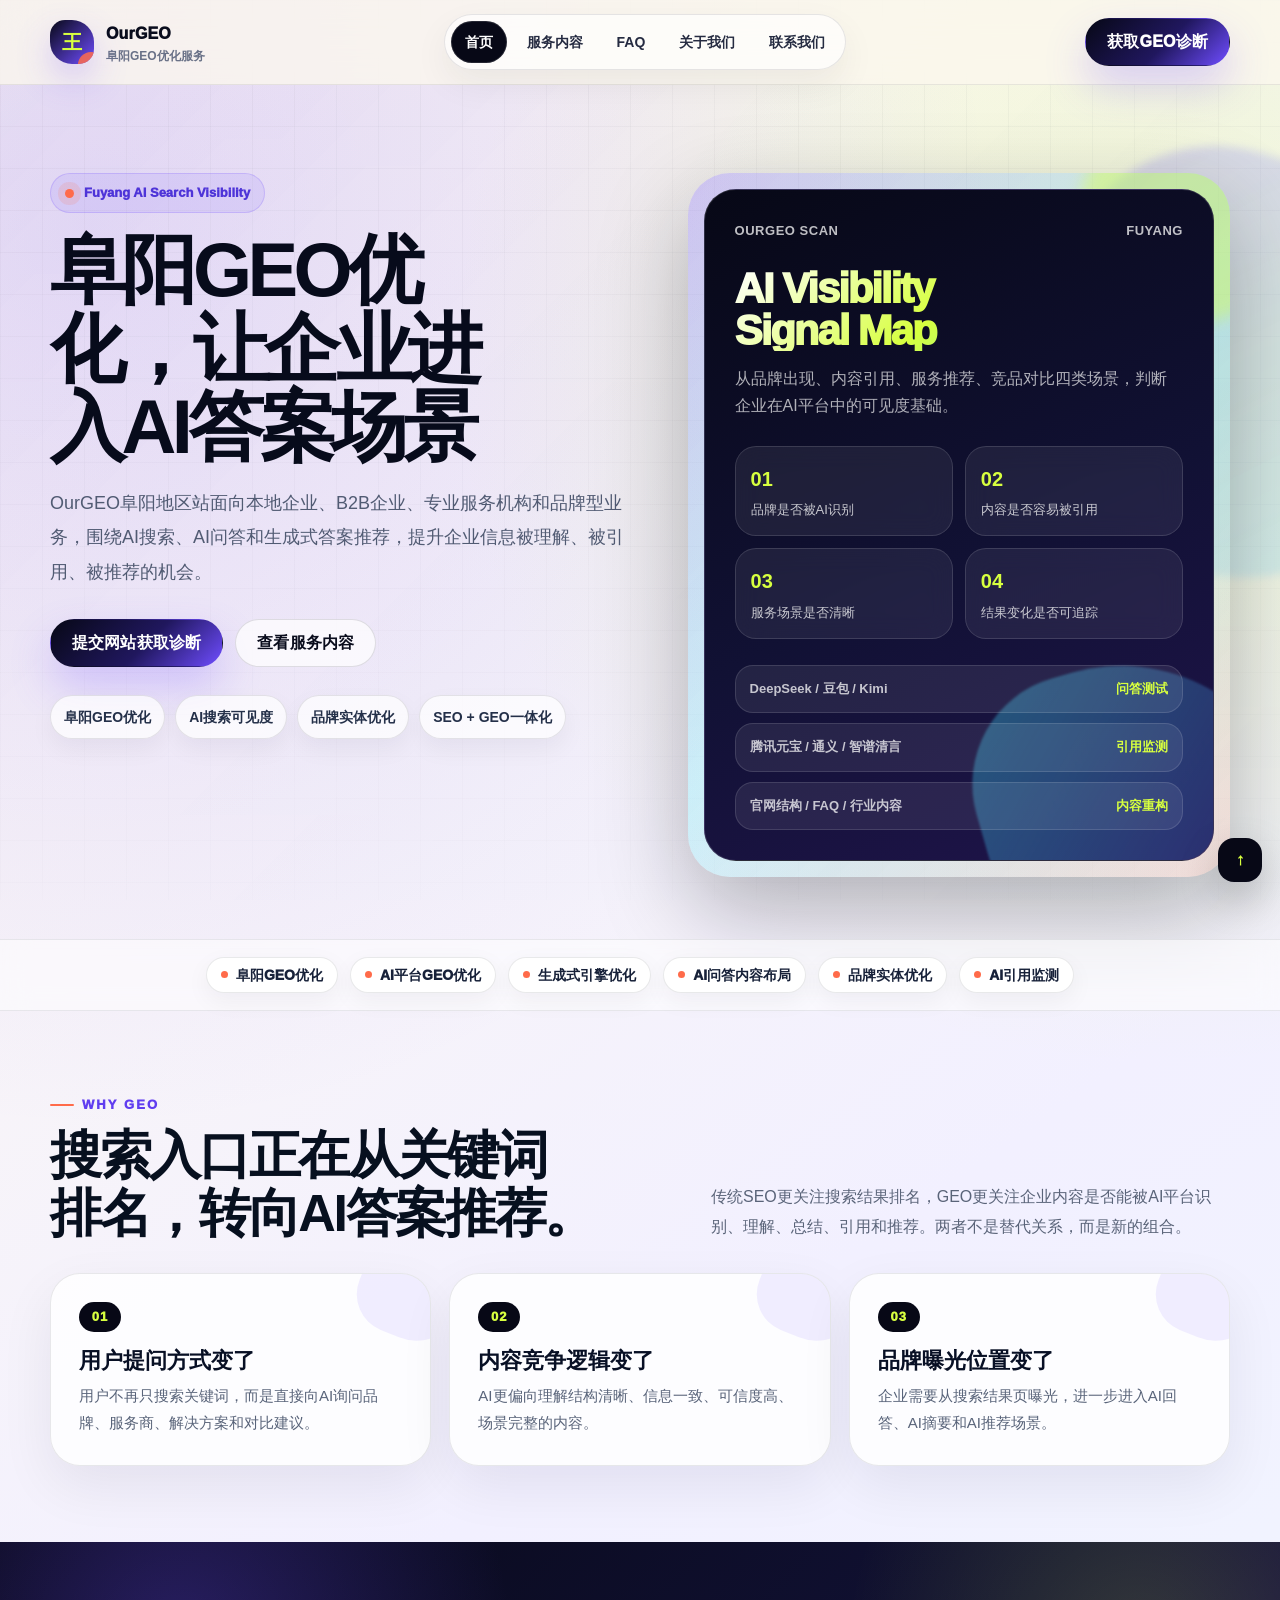
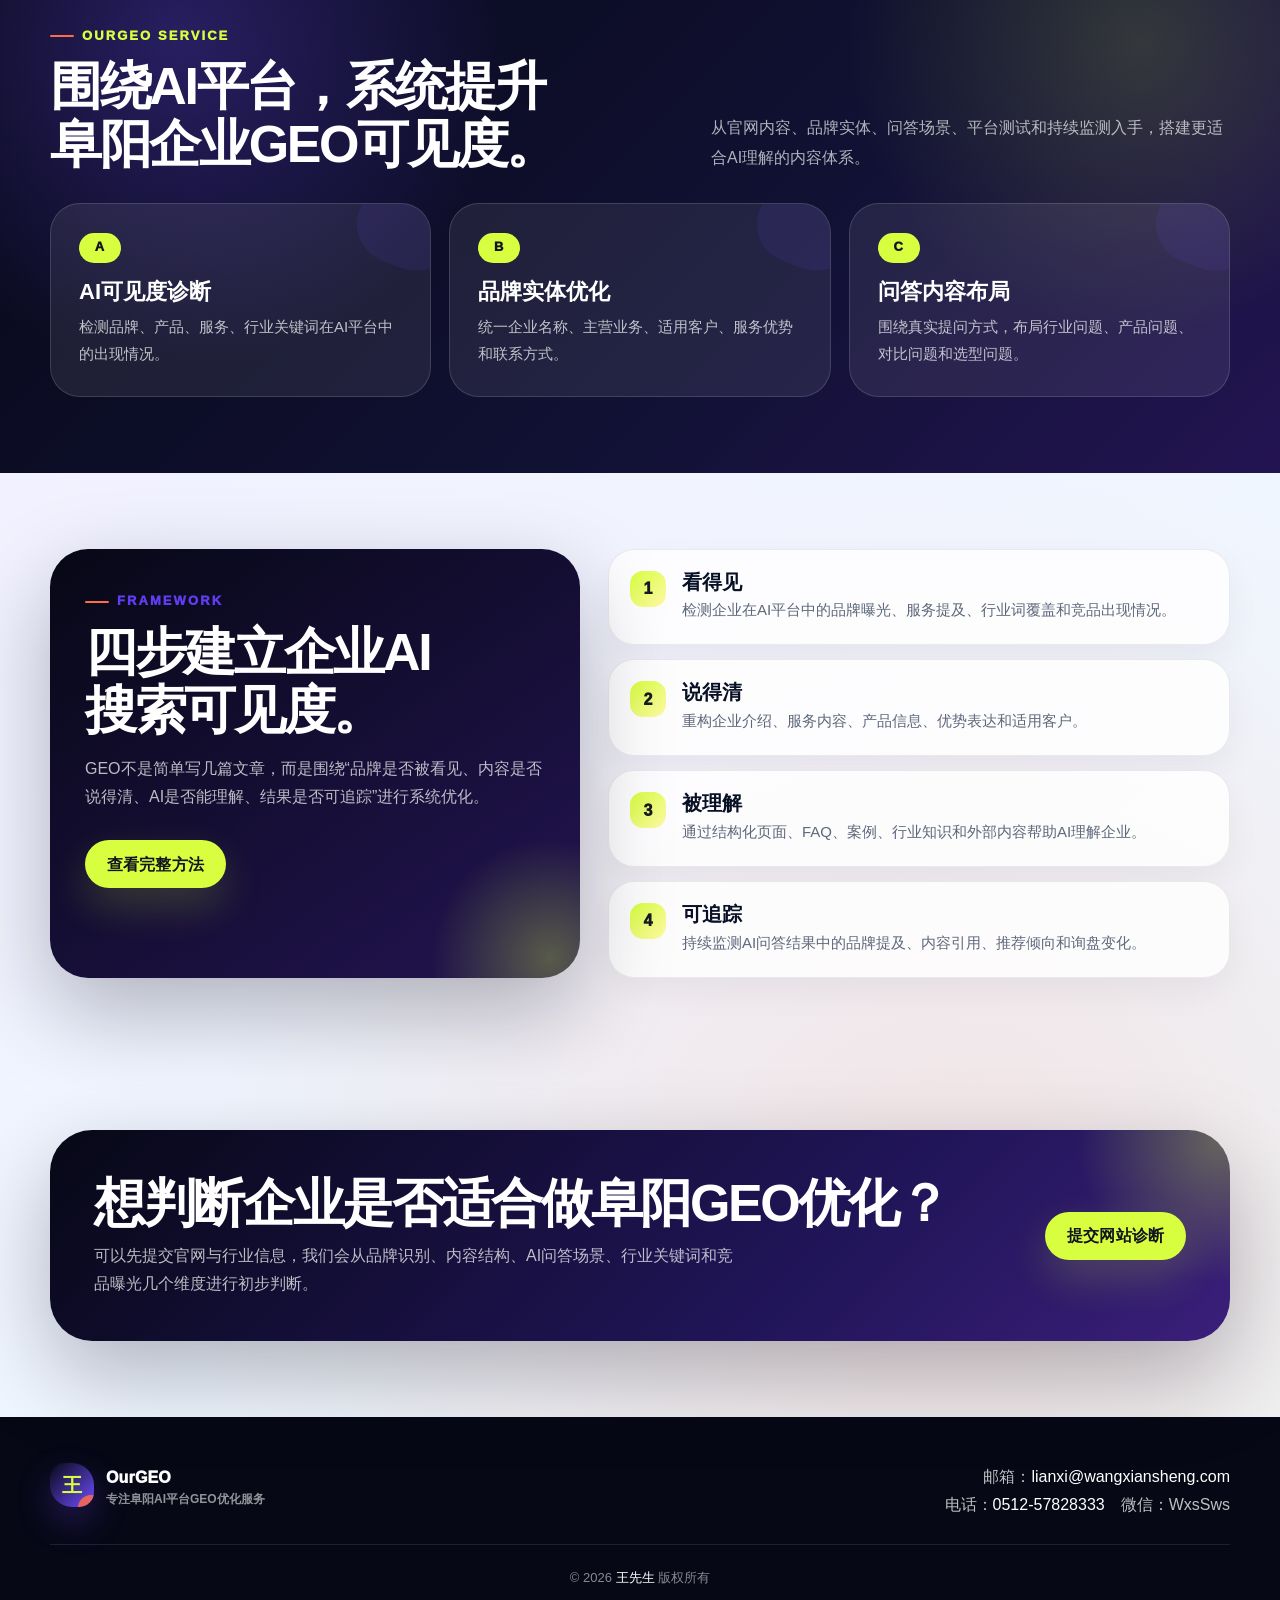
<file: index.html>
<!DOCTYPE html>
<html lang="zh-CN">
<head>
  <meta charset="UTF-8">
  <meta name="viewport" content="width=device-width, initial-scale=1.0, maximum-scale=1.0">
  <title>阜阳GEO优化｜OurGEO阜阳地区站｜AI平台GEO优化服务</title>
  <meta name="description" content="OurGEO阜阳地区站面向阜阳企业提供GEO优化、AI搜索优化、生成式引擎优化、品牌实体优化、AI问答内容布局与AI引用监测服务。">
  <meta name="keywords" content="阜阳GEO优化,阜阳AI搜索优化,阜阳生成式引擎优化,阜阳AI平台GEO优化,OurGEO,AI搜索可见度诊断,品牌实体优化,AI问答内容布局">
  <meta name="robots" content="index,follow,max-image-preview:large,max-snippet:-1,max-video-preview:-1">
  <meta name="author" content="OurGEO">
  <meta name="publisher" content="OurGEO">
  <meta name="theme-color" content="#070816">
  <meta name="format-detection" content="telephone=yes">
  <meta name="application-name" content="OurGEO阜阳地区站">
  <meta name="geo.region" content="CN-AH">
  <meta name="geo.placename" content="阜阳">
  <meta name="geo.service" content="Generative Engine Optimization">
  <meta name="ai-search-optimization" content="true">
  <meta name="generative-engine-optimization" content="true">
  <link rel="canonical" href="https://www.fuyanggeo.com/">
  <meta property="og:type" content="website">
  <meta property="og:title" content="阜阳GEO优化｜OurGEO阜阳地区站｜AI平台GEO优化服务">
  <meta property="og:description" content="OurGEO阜阳地区站面向阜阳企业提供GEO优化、AI搜索优化、生成式引擎优化、品牌实体优化、AI问答内容布局与AI引用监测服务。">
  <meta property="og:url" content="https://www.fuyanggeo.com/">
  <meta property="og:site_name" content="OurGEO阜阳地区站">
  <meta property="og:locale" content="zh_CN">
  <link rel="stylesheet" href="assets/css/main.css">
  <script type="application/ld+json">{
  "@context": "https://schema.org",
  "@graph": [
    {
      "@type": "ProfessionalService",
      "@id": "https://www.fuyanggeo.com/#organization",
      "name": "OurGEO阜阳地区站",
      "alternateName": [
        "阜阳GEO优化",
        "阜阳AI搜索优化",
        "OurGEO Fuyang"
      ],
      "url": "https://www.fuyanggeo.com/",
      "description": "OurGEO阜阳地区站面向阜阳企业提供GEO优化、AI搜索优化、品牌实体优化、AI问答内容布局与AI引用监测服务。",
      "foundingDate": "2023-12-01",
      "sameAs": [
        "https://www.ourgeo.com.cn/"
      ],
      "telephone": "0512-57828333",
      "email": "lianxi@wangxiansheng.com",
      "areaServed": {
        "@type": "AdministrativeArea",
        "name": "安徽省阜阳市"
      },
      "serviceType": [
        "阜阳GEO优化",
        "阜阳AI平台GEO优化",
        "阜阳生成式引擎优化",
        "AI搜索可见度诊断",
        "品牌实体优化",
        "AI问答内容布局",
        "AI引用监测"
      ],
      "knowsAbout": [
        "Generative Engine Optimization",
        "AI Search Optimization",
        "Answer Engine Optimization",
        "阜阳GEO优化",
        "品牌实体优化",
        "SEO与GEO一体化"
      ]
    }
  ]
}</script>
</head>
<body>
<div class="site-shell" id="top">
  <header class="topbar">
    <div class="container nav">
      <a class="brand" href="https://www.ourgeo.com.cn/" target="_blank" rel="noopener" aria-label="OurGEO阜阳地区站首页">
        <span class="brand-mark">王</span>
        <span>OurGEO<small>阜阳GEO优化服务</small></span>
      </a>
      <nav class="nav-links" data-nav><a href="https://www.fuyanggeo.com/" class="active">首页</a><a href="https://www.fuyanggeo.com/services.html" class="">服务内容</a><a href="https://www.fuyanggeo.com/faq.html" class="">FAQ</a><a href="https://www.fuyanggeo.com/about.html" class="">关于我们</a><a href="https://www.fuyanggeo.com/contact.html" class="">联系我们</a></nav>
      <div class="nav-cta">
        <a class="btn btn-primary" href="https://www.fuyanggeo.com/contact.html">获取GEO诊断</a>
        <button class="menu-btn" type="button" data-menu aria-label="打开菜单">☰</button>
      </div>
    </div>
  </header>

  <main>
    <section class="hero">
      <div class="container hero-grid">
        <div>
          <span class="kicker">Fuyang AI Search Visibility</span>
          <h1>阜阳GEO优化，让企业进入AI答案场景</h1>
          <p class="lead">OurGEO阜阳地区站面向本地企业、B2B企业、专业服务机构和品牌型业务，围绕AI搜索、AI问答和生成式答案推荐，提升企业信息被理解、被引用、被推荐的机会。</p>
          <div class="hero-actions">
            <a class="btn btn-primary" href="https://www.fuyanggeo.com/contact.html">提交网站获取诊断</a>
            <a class="btn btn-ghost" href="https://www.fuyanggeo.com/services.html">查看服务内容</a>
          </div>
          <div class="hero-tags">
            <span class="tag">阜阳GEO优化</span>
            <span class="tag">AI搜索可见度</span>
            <span class="tag">品牌实体优化</span>
            <span class="tag">SEO + GEO一体化</span>
          </div>
        </div>
        <div class="hero-card">
          <div class="ai-panel">
            <div class="panel-top"><span>OurGEO Scan</span><span>Fuyang</span></div>
            <div>
              <div class="scan-title">AI Visibility<br>Signal Map</div>
              <p class="scan-copy">从品牌出现、内容引用、服务推荐、竞品对比四类场景，判断企业在AI平台中的可见度基础。</p>
            </div>
            <div class="signal-grid">
              <div class="signal"><strong>01</strong><span>品牌是否被AI识别</span></div>
              <div class="signal"><strong>02</strong><span>内容是否容易被引用</span></div>
              <div class="signal"><strong>03</strong><span>服务场景是否清晰</span></div>
              <div class="signal"><strong>04</strong><span>结果变化是否可追踪</span></div>
            </div>
            <div class="platform-rail">
              <div class="rail-item"><span>DeepSeek / 豆包 / Kimi</span><span>问答测试</span></div>
              <div class="rail-item"><span>腾讯元宝 / 通义 / 智谱清言</span><span>引用监测</span></div>
              <div class="rail-item"><span>官网结构 / FAQ / 行业内容</span><span>内容重构</span></div>
            </div>
          </div>
        </div>
      </div>
    </section>

    <section class="keyword-band" aria-label="核心服务关键词">
      <div class="container">
        <div class="keyword-list">
          <span>阜阳GEO优化</span>
          <span>AI平台GEO优化</span>
          <span>生成式引擎优化</span>
          <span>AI问答内容布局</span>
          <span>品牌实体优化</span>
          <span>AI引用监测</span>
        </div>
      </div>
    </section>

    <section class="section">
      <div class="container">
        <div class="section-head">
          <div><div class="eyebrow">WHY GEO</div><h2>搜索入口正在从关键词排名，转向AI答案推荐。</h2></div>
          <p class="section-desc">传统SEO更关注搜索结果排名，GEO更关注企业内容是否能被AI平台识别、理解、总结、引用和推荐。两者不是替代关系，而是新的组合。</p>
        </div>
        <div class="grid-3">
          <div class="card"><b class="num">01</b><h3>用户提问方式变了</h3><p>用户不再只搜索关键词，而是直接向AI询问品牌、服务商、解决方案和对比建议。</p></div>
          <div class="card"><b class="num">02</b><h3>内容竞争逻辑变了</h3><p>AI更偏向理解结构清晰、信息一致、可信度高、场景完整的内容。</p></div>
          <div class="card"><b class="num">03</b><h3>品牌曝光位置变了</h3><p>企业需要从搜索结果页曝光，进一步进入AI回答、AI摘要和AI推荐场景。</p></div>
        </div>
      </div>
    </section>

    <section class="section section-dark">
      <div class="container">
        <div class="section-head">
          <div><div class="eyebrow">OURGEO SERVICE</div><h2>围绕AI平台，系统提升阜阳企业GEO可见度。</h2></div>
          <p class="section-desc">从官网内容、品牌实体、问答场景、平台测试和持续监测入手，搭建更适合AI理解的内容体系。</p>
        </div>
        <div class="grid-3">
          <div class="card dark-card"><b class="num">A</b><h3>AI可见度诊断</h3><p>检测品牌、产品、服务、行业关键词在AI平台中的出现情况。</p></div>
          <div class="card dark-card"><b class="num">B</b><h3>品牌实体优化</h3><p>统一企业名称、主营业务、适用客户、服务优势和联系方式。</p></div>
          <div class="card dark-card"><b class="num">C</b><h3>问答内容布局</h3><p>围绕真实提问方式，布局行业问题、产品问题、对比问题和选型问题。</p></div>
        </div>
      </div>
    </section>

    <section class="section">
      <div class="container split">
        <div class="feature-box">
          <div class="eyebrow">FRAMEWORK</div>
          <h2>四步建立企业AI搜索可见度。</h2>
          <p>GEO不是简单写几篇文章，而是围绕“品牌是否被看见、内容是否说得清、AI是否能理解、结果是否可追踪”进行系统优化。</p>
          <div class="hero-actions"><a class="btn btn-light" href="https://www.fuyanggeo.com/services.html">查看完整方法</a></div>
        </div>
        <div class="feature-list">
          <div class="feature-item"><em>1</em><div><h3>看得见</h3><p>检测企业在AI平台中的品牌曝光、服务提及、行业词覆盖和竞品出现情况。</p></div></div>
          <div class="feature-item"><em>2</em><div><h3>说得清</h3><p>重构企业介绍、服务内容、产品信息、优势表达和适用客户。</p></div></div>
          <div class="feature-item"><em>3</em><div><h3>被理解</h3><p>通过结构化页面、FAQ、案例、行业知识和外部内容帮助AI理解企业。</p></div></div>
          <div class="feature-item"><em>4</em><div><h3>可追踪</h3><p>持续监测AI问答结果中的品牌提及、内容引用、推荐倾向和询盘变化。</p></div></div>
        </div>
      </div>
    </section>
  
    <section class="section">
      <div class="container">
        <div class="cta-band">
          <div>
            <h2>想判断企业是否适合做阜阳GEO优化？</h2>
            <p>可以先提交官网与行业信息，我们会从品牌识别、内容结构、AI问答场景、行业关键词和竞品曝光几个维度进行初步判断。</p>
          </div>
          <a class="btn btn-light" href="https://www.fuyanggeo.com/contact.html">提交网站诊断</a>
        </div>
      </div>
    </section>

  </main>

  <footer class="footer">
    <div class="container">
      <div class="footer-grid">
        <a class="brand" href="https://www.ourgeo.com.cn/" target="_blank" rel="noopener">
          <span class="brand-mark">王</span>
          <span>OurGEO<small>专注阜阳AI平台GEO优化服务</small></span>
        </a>
        <div class="footer-contact">
          邮箱：<a href="mailto:lianxi@wangxiansheng.com">lianxi@wangxiansheng.com</a><br>
          电话：<a href="tel:051257828333">0512-57828333</a>　微信：WxsSws
        </div>
      </div>
      <div class="copyright">© <span data-year></span> <a href="https://www.wangxiansheng.com/" target="_blank" rel="noopener">王先生</a> 版权所有</div>
    </div>
  </footer>
  <a class="back-top" href="#top" aria-label="返回顶部">↑</a>
</div>
<script src="assets/js/main.js"></script>
</body>
</html>
</file>
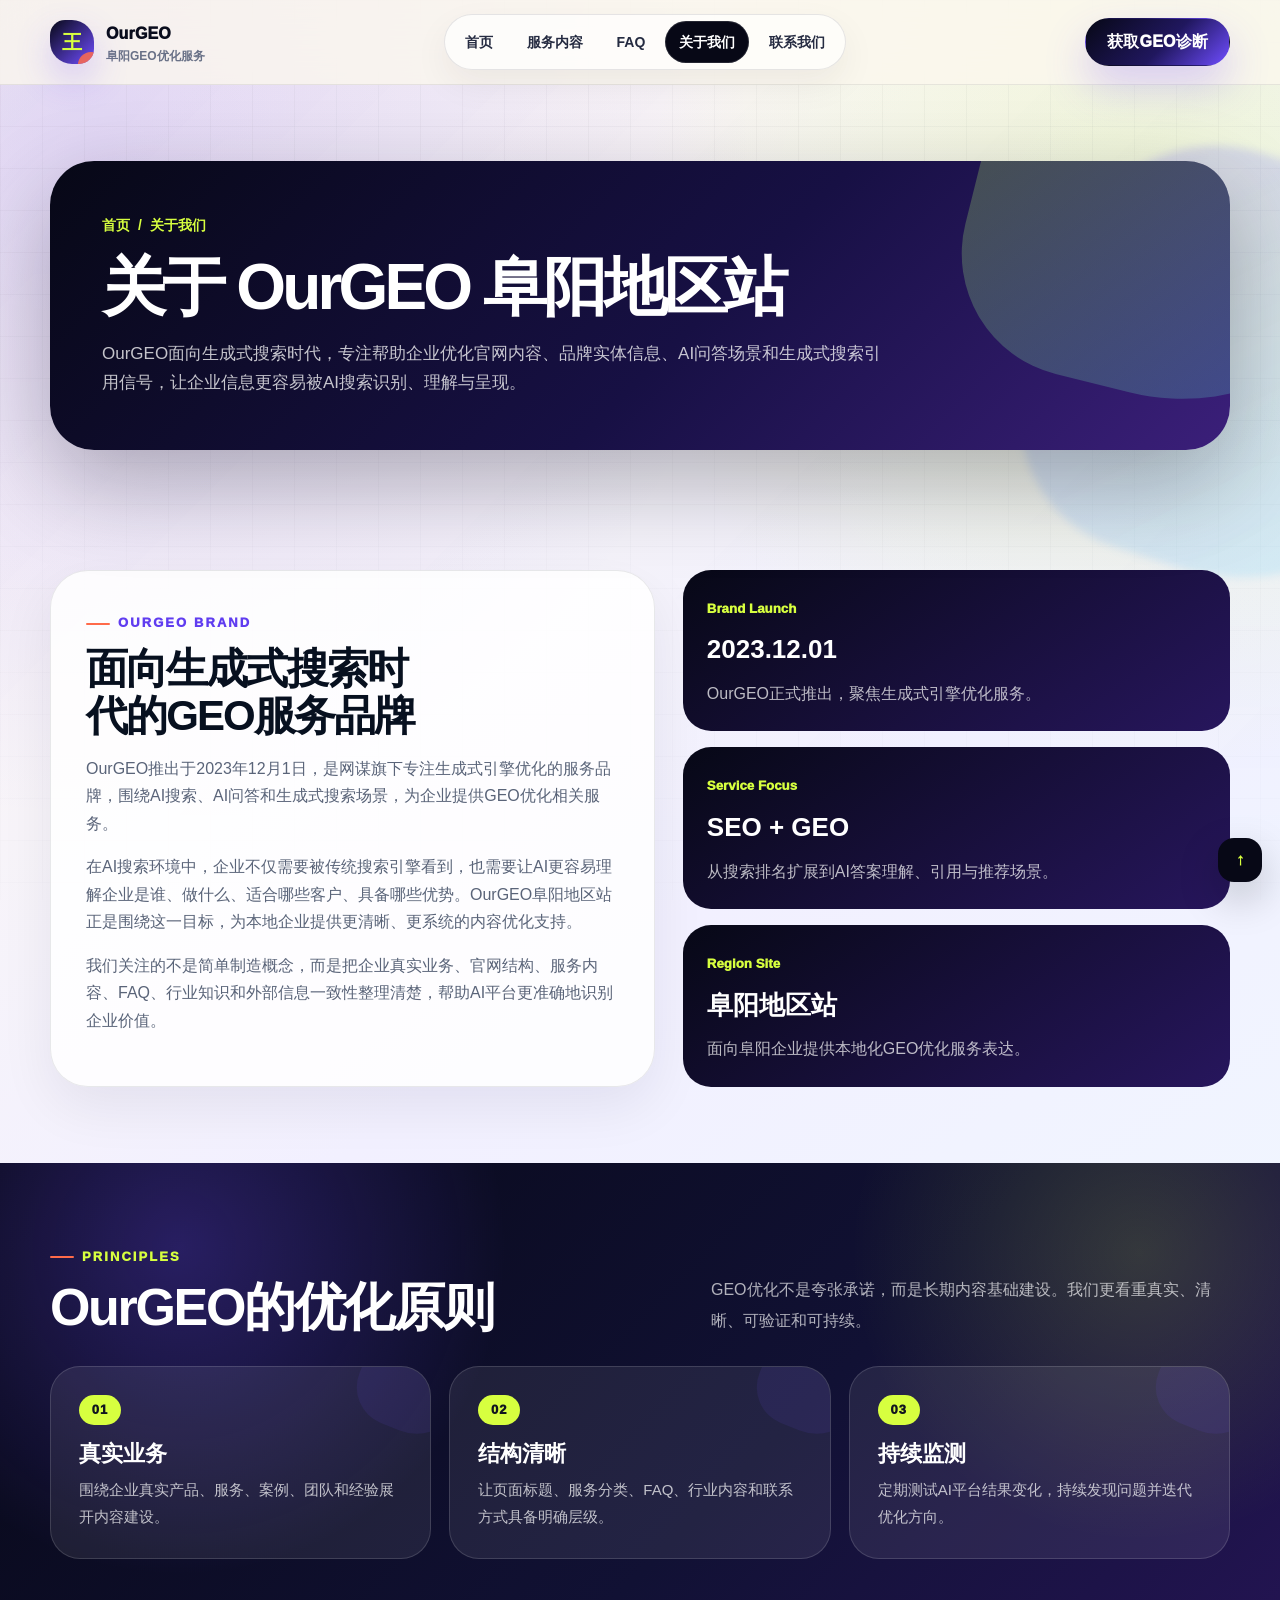
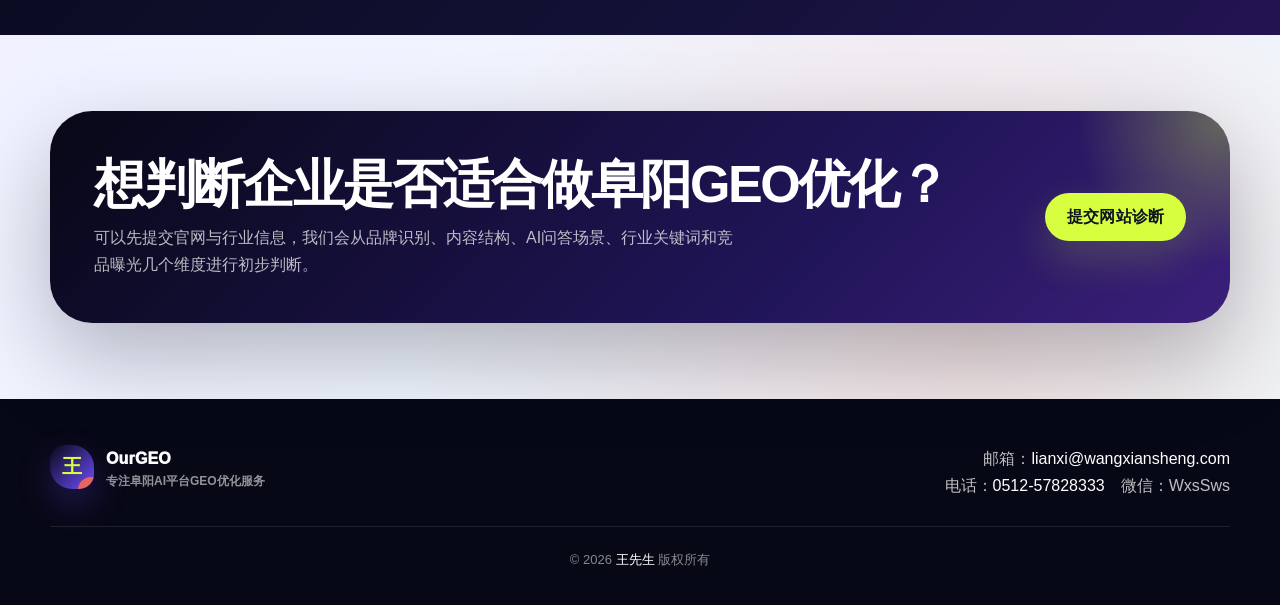
<file: about.html>
<!DOCTYPE html>
<html lang="zh-CN">
<head>
  <meta charset="UTF-8">
  <meta name="viewport" content="width=device-width, initial-scale=1.0, maximum-scale=1.0">
  <title>关于OurGEO阜阳地区站｜生成式引擎优化服务品牌</title>
  <meta name="description" content="OurGEO推出于2023年12月1日，是网谋旗下专注生成式引擎优化的服务品牌，阜阳地区站面向本地企业提供AI搜索优化服务。">
  <meta name="keywords" content="关于OurGEO,OurGEO阜阳地区站,生成式引擎优化,阜阳AI搜索优化,网谋GEO,AI问答优化">
  <meta name="robots" content="index,follow,max-image-preview:large,max-snippet:-1,max-video-preview:-1">
  <meta name="author" content="OurGEO">
  <meta name="publisher" content="OurGEO">
  <meta name="theme-color" content="#070816">
  <meta name="format-detection" content="telephone=yes">
  <meta name="application-name" content="OurGEO阜阳地区站">
  <meta name="geo.region" content="CN-AH">
  <meta name="geo.placename" content="阜阳">
  <meta name="geo.service" content="Generative Engine Optimization">
  <meta name="ai-search-optimization" content="true">
  <meta name="generative-engine-optimization" content="true">
  <link rel="canonical" href="https://www.fuyanggeo.com/about.html">
  <meta property="og:type" content="website">
  <meta property="og:title" content="关于OurGEO阜阳地区站｜生成式引擎优化服务品牌">
  <meta property="og:description" content="OurGEO推出于2023年12月1日，是网谋旗下专注生成式引擎优化的服务品牌，阜阳地区站面向本地企业提供AI搜索优化服务。">
  <meta property="og:url" content="https://www.fuyanggeo.com/about.html">
  <meta property="og:site_name" content="OurGEO阜阳地区站">
  <meta property="og:locale" content="zh_CN">
  <link rel="stylesheet" href="assets/css/main.css">
  <script type="application/ld+json">{
  "@context": "https://schema.org",
  "@graph": [
    {
      "@type": "ProfessionalService",
      "@id": "https://www.fuyanggeo.com/#organization",
      "name": "OurGEO阜阳地区站",
      "alternateName": [
        "阜阳GEO优化",
        "阜阳AI搜索优化",
        "OurGEO Fuyang"
      ],
      "url": "https://www.fuyanggeo.com/",
      "description": "OurGEO阜阳地区站面向阜阳企业提供GEO优化、AI搜索优化、品牌实体优化、AI问答内容布局与AI引用监测服务。",
      "foundingDate": "2023-12-01",
      "sameAs": [
        "https://www.ourgeo.com.cn/"
      ],
      "telephone": "0512-57828333",
      "email": "lianxi@wangxiansheng.com",
      "areaServed": {
        "@type": "AdministrativeArea",
        "name": "安徽省阜阳市"
      },
      "serviceType": [
        "阜阳GEO优化",
        "阜阳AI平台GEO优化",
        "阜阳生成式引擎优化",
        "AI搜索可见度诊断",
        "品牌实体优化",
        "AI问答内容布局",
        "AI引用监测"
      ],
      "knowsAbout": [
        "Generative Engine Optimization",
        "AI Search Optimization",
        "Answer Engine Optimization",
        "阜阳GEO优化",
        "品牌实体优化",
        "SEO与GEO一体化"
      ]
    }
  ]
}</script>
</head>
<body>
<div class="site-shell" id="top">
  <header class="topbar">
    <div class="container nav">
      <a class="brand" href="https://www.ourgeo.com.cn/" target="_blank" rel="noopener" aria-label="OurGEO阜阳地区站首页">
        <span class="brand-mark">王</span>
        <span>OurGEO<small>阜阳GEO优化服务</small></span>
      </a>
      <nav class="nav-links" data-nav><a href="https://www.fuyanggeo.com/" class="">首页</a><a href="https://www.fuyanggeo.com/services.html" class="">服务内容</a><a href="https://www.fuyanggeo.com/faq.html" class="">FAQ</a><a href="https://www.fuyanggeo.com/about.html" class="active">关于我们</a><a href="https://www.fuyanggeo.com/contact.html" class="">联系我们</a></nav>
      <div class="nav-cta">
        <a class="btn btn-primary" href="https://www.fuyanggeo.com/contact.html">获取GEO诊断</a>
        <button class="menu-btn" type="button" data-menu aria-label="打开菜单">☰</button>
      </div>
    </div>
  </header>

  <main>
    <section class="page-hero">
      <div class="container page-hero-inner">
        <div class="breadcrumb"><a href="https://www.fuyanggeo.com/">首页</a><span>/</span><span>关于我们</span></div>
        <h1>关于 OurGEO 阜阳地区站</h1>
        <p>OurGEO面向生成式搜索时代，专注帮助企业优化官网内容、品牌实体信息、AI问答场景和生成式搜索引用信号，让企业信息更容易被AI搜索识别、理解与呈现。</p>
      </div>
    </section>

    <section class="section">
      <div class="container story">
        <div class="story-main">
          <div class="eyebrow">OURGEO BRAND</div>
          <h2>面向生成式搜索时代的GEO服务品牌</h2>
          <p>OurGEO推出于2023年12月1日，是网谋旗下专注生成式引擎优化的服务品牌，围绕AI搜索、AI问答和生成式搜索场景，为企业提供GEO优化相关服务。</p>
          <p>在AI搜索环境中，企业不仅需要被传统搜索引擎看到，也需要让AI更容易理解企业是谁、做什么、适合哪些客户、具备哪些优势。OurGEO阜阳地区站正是围绕这一目标，为本地企业提供更清晰、更系统的内容优化支持。</p>
          <p>我们关注的不是简单制造概念，而是把企业真实业务、官网结构、服务内容、FAQ、行业知识和外部信息一致性整理清楚，帮助AI平台更准确地识别企业价值。</p>
        </div>
        <div class="story-aside">
          <div class="fact"><small>Brand Launch</small><strong>2023.12.01</strong><p>OurGEO正式推出，聚焦生成式引擎优化服务。</p></div>
          <div class="fact"><small>Service Focus</small><strong>SEO + GEO</strong><p>从搜索排名扩展到AI答案理解、引用与推荐场景。</p></div>
          <div class="fact"><small>Region Site</small><strong>阜阳地区站</strong><p>面向阜阳企业提供本地化GEO优化服务表达。</p></div>
        </div>
      </div>
    </section>

    <section class="section section-dark">
      <div class="container">
        <div class="section-head">
          <div><div class="eyebrow">PRINCIPLES</div><h2>OurGEO的优化原则</h2></div>
          <p class="section-desc">GEO优化不是夸张承诺，而是长期内容基础建设。我们更看重真实、清晰、可验证和可持续。</p>
        </div>
        <div class="grid-3">
          <div class="card dark-card"><b class="num">01</b><h3>真实业务</h3><p>围绕企业真实产品、服务、案例、团队和经验展开内容建设。</p></div>
          <div class="card dark-card"><b class="num">02</b><h3>结构清晰</h3><p>让页面标题、服务分类、FAQ、行业内容和联系方式具备明确层级。</p></div>
          <div class="card dark-card"><b class="num">03</b><h3>持续监测</h3><p>定期测试AI平台结果变化，持续发现问题并迭代优化方向。</p></div>
        </div>
      </div>
    </section>
  
    <section class="section">
      <div class="container">
        <div class="cta-band">
          <div>
            <h2>想判断企业是否适合做阜阳GEO优化？</h2>
            <p>可以先提交官网与行业信息，我们会从品牌识别、内容结构、AI问答场景、行业关键词和竞品曝光几个维度进行初步判断。</p>
          </div>
          <a class="btn btn-light" href="https://www.fuyanggeo.com/contact.html">提交网站诊断</a>
        </div>
      </div>
    </section>

  </main>

  <footer class="footer">
    <div class="container">
      <div class="footer-grid">
        <a class="brand" href="https://www.ourgeo.com.cn/" target="_blank" rel="noopener">
          <span class="brand-mark">王</span>
          <span>OurGEO<small>专注阜阳AI平台GEO优化服务</small></span>
        </a>
        <div class="footer-contact">
          邮箱：<a href="mailto:lianxi@wangxiansheng.com">lianxi@wangxiansheng.com</a><br>
          电话：<a href="tel:051257828333">0512-57828333</a>　微信：WxsSws
        </div>
      </div>
      <div class="copyright">© <span data-year></span> <a href="https://www.wangxiansheng.com/" target="_blank" rel="noopener">王先生</a> 版权所有</div>
    </div>
  </footer>
  <a class="back-top" href="#top" aria-label="返回顶部">↑</a>
</div>
<script src="assets/js/main.js"></script>
</body>
</html>
</file>
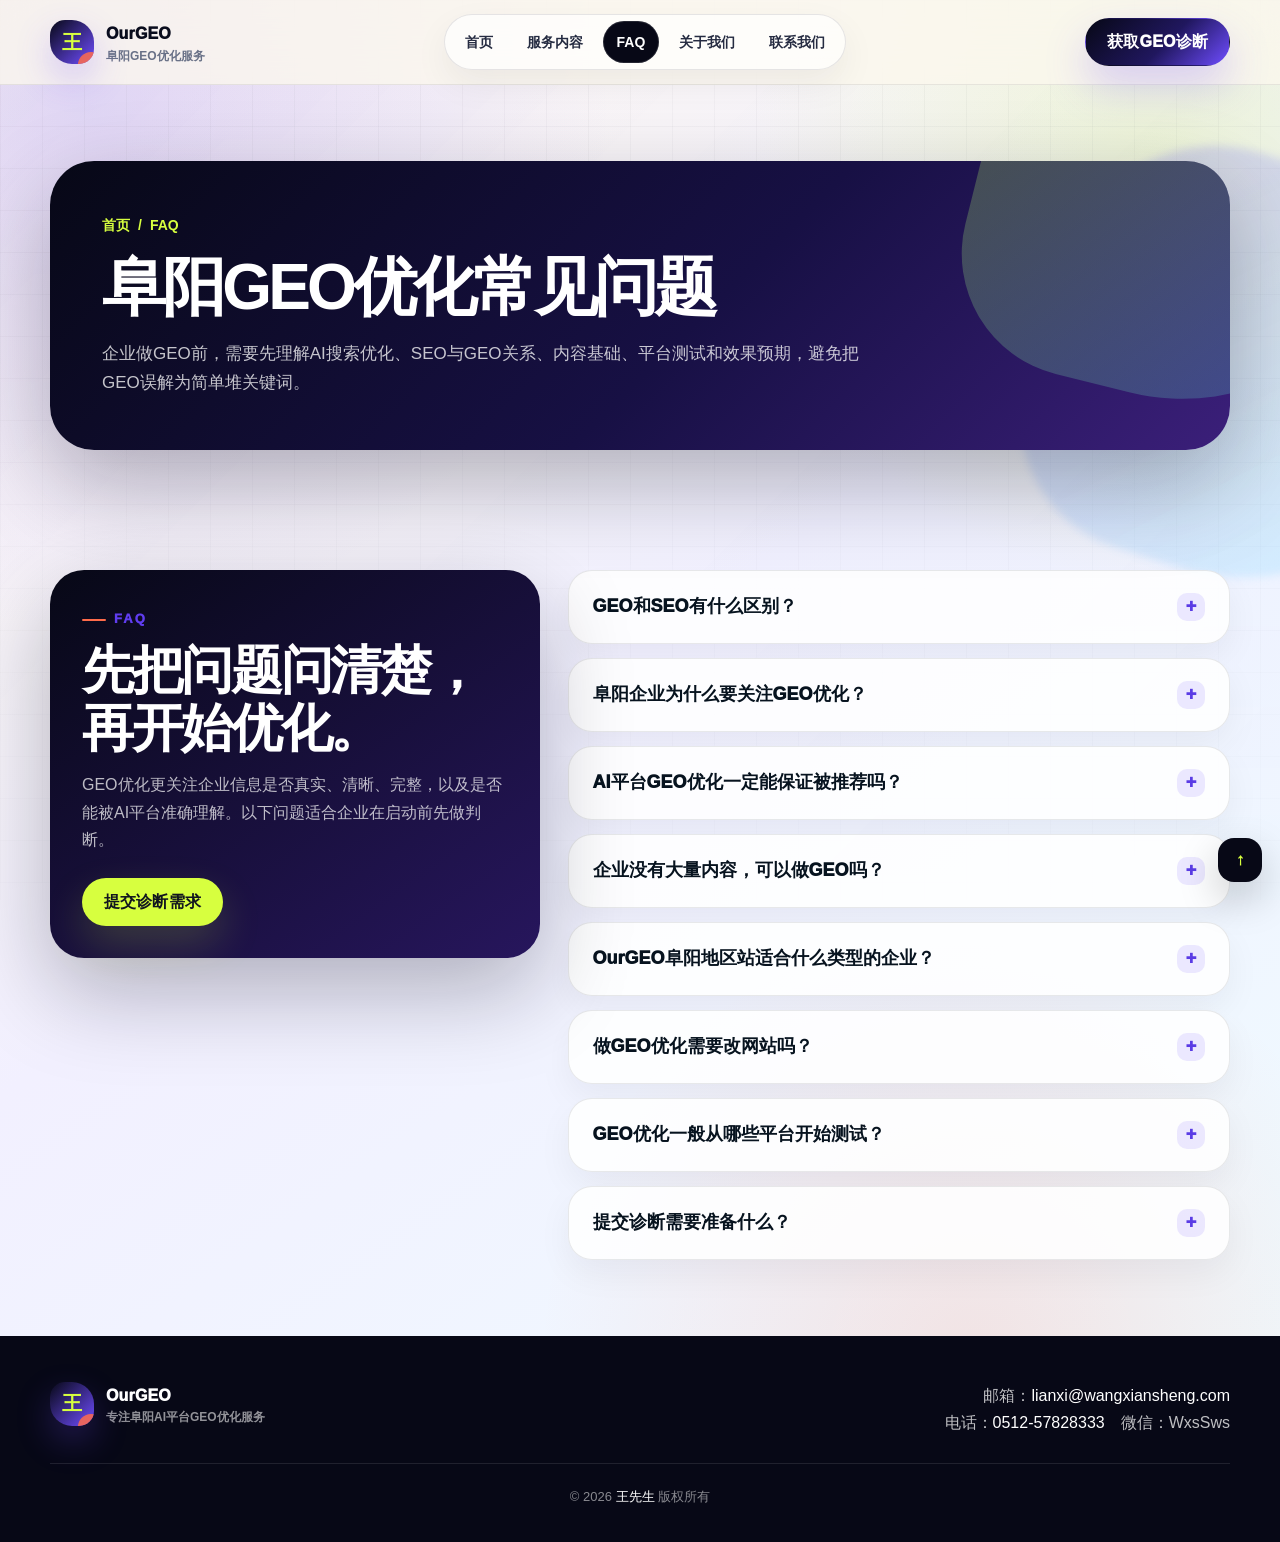
<file: faq.html>
<!DOCTYPE html>
<html lang="zh-CN">
<head>
  <meta charset="UTF-8">
  <meta name="viewport" content="width=device-width, initial-scale=1.0, maximum-scale=1.0">
  <title>阜阳GEO优化FAQ｜GEO和SEO区别｜OurGEO</title>
  <meta name="description" content="阜阳GEO优化常见问题，说明GEO和SEO区别、AI平台GEO优化效果预期、适合企业类型、内容基础和诊断准备事项。">
  <meta name="keywords" content="阜阳GEO优化FAQ,GEO和SEO区别,AI平台GEO优化,阜阳AI问答优化,OurGEO FAQ">
  <meta name="robots" content="index,follow,max-image-preview:large,max-snippet:-1,max-video-preview:-1">
  <meta name="author" content="OurGEO">
  <meta name="publisher" content="OurGEO">
  <meta name="theme-color" content="#070816">
  <meta name="format-detection" content="telephone=yes">
  <meta name="application-name" content="OurGEO阜阳地区站">
  <meta name="geo.region" content="CN-AH">
  <meta name="geo.placename" content="阜阳">
  <meta name="geo.service" content="Generative Engine Optimization">
  <meta name="ai-search-optimization" content="true">
  <meta name="generative-engine-optimization" content="true">
  <link rel="canonical" href="https://www.fuyanggeo.com/faq.html">
  <meta property="og:type" content="website">
  <meta property="og:title" content="阜阳GEO优化FAQ｜GEO和SEO区别｜OurGEO">
  <meta property="og:description" content="阜阳GEO优化常见问题，说明GEO和SEO区别、AI平台GEO优化效果预期、适合企业类型、内容基础和诊断准备事项。">
  <meta property="og:url" content="https://www.fuyanggeo.com/faq.html">
  <meta property="og:site_name" content="OurGEO阜阳地区站">
  <meta property="og:locale" content="zh_CN">
  <link rel="stylesheet" href="assets/css/main.css">
  <script type="application/ld+json">{
  "@context": "https://schema.org",
  "@graph": [
    {
      "@type": "ProfessionalService",
      "@id": "https://www.fuyanggeo.com/#organization",
      "name": "OurGEO阜阳地区站",
      "alternateName": [
        "阜阳GEO优化",
        "阜阳AI搜索优化",
        "OurGEO Fuyang"
      ],
      "url": "https://www.fuyanggeo.com/",
      "description": "OurGEO阜阳地区站面向阜阳企业提供GEO优化、AI搜索优化、品牌实体优化、AI问答内容布局与AI引用监测服务。",
      "foundingDate": "2023-12-01",
      "sameAs": [
        "https://www.ourgeo.com.cn/"
      ],
      "telephone": "0512-57828333",
      "email": "lianxi@wangxiansheng.com",
      "areaServed": {
        "@type": "AdministrativeArea",
        "name": "安徽省阜阳市"
      },
      "serviceType": [
        "阜阳GEO优化",
        "阜阳AI平台GEO优化",
        "阜阳生成式引擎优化",
        "AI搜索可见度诊断",
        "品牌实体优化",
        "AI问答内容布局",
        "AI引用监测"
      ],
      "knowsAbout": [
        "Generative Engine Optimization",
        "AI Search Optimization",
        "Answer Engine Optimization",
        "阜阳GEO优化",
        "品牌实体优化",
        "SEO与GEO一体化"
      ]
    }
  ]
}</script>
</head>
<body>
<div class="site-shell" id="top">
  <header class="topbar">
    <div class="container nav">
      <a class="brand" href="https://www.ourgeo.com.cn/" target="_blank" rel="noopener" aria-label="OurGEO阜阳地区站首页">
        <span class="brand-mark">王</span>
        <span>OurGEO<small>阜阳GEO优化服务</small></span>
      </a>
      <nav class="nav-links" data-nav><a href="https://www.fuyanggeo.com/" class="">首页</a><a href="https://www.fuyanggeo.com/services.html" class="">服务内容</a><a href="https://www.fuyanggeo.com/faq.html" class="active">FAQ</a><a href="https://www.fuyanggeo.com/about.html" class="">关于我们</a><a href="https://www.fuyanggeo.com/contact.html" class="">联系我们</a></nav>
      <div class="nav-cta">
        <a class="btn btn-primary" href="https://www.fuyanggeo.com/contact.html">获取GEO诊断</a>
        <button class="menu-btn" type="button" data-menu aria-label="打开菜单">☰</button>
      </div>
    </div>
  </header>

  <main>
    <section class="page-hero">
      <div class="container page-hero-inner">
        <div class="breadcrumb"><a href="https://www.fuyanggeo.com/">首页</a><span>/</span><span>FAQ</span></div>
        <h1>阜阳GEO优化常见问题</h1>
        <p>企业做GEO前，需要先理解AI搜索优化、SEO与GEO关系、内容基础、平台测试和效果预期，避免把GEO误解为简单堆关键词。</p>
      </div>
    </section>
    <section class="section">
      <div class="container faq-layout">
        <aside class="faq-sticky">
          <div class="eyebrow">FAQ</div>
          <h2>先把问题问清楚，再开始优化。</h2>
          <p>GEO优化更关注企业信息是否真实、清晰、完整，以及是否能被AI平台准确理解。以下问题适合企业在启动前先做判断。</p>
          <a class="btn btn-light" href="https://www.fuyanggeo.com/contact.html">提交诊断需求</a>
        </aside>
        <div class="faq-list"><div class="faq-item"><button class="faq-question" type="button" data-faq-question>GEO和SEO有什么区别？<span>+</span></button><div class="faq-answer">SEO主要关注搜索引擎排名和自然流量，GEO更关注企业内容是否能被AI平台理解、总结、引用和推荐。两者不是替代关系，而是互相配合。</div></div><div class="faq-item"><button class="faq-question" type="button" data-faq-question>阜阳企业为什么要关注GEO优化？<span>+</span></button><div class="faq-answer">用户获取信息的方式正在变化，越来越多用户会直接向AI询问品牌、服务商、产品选择和解决方案。阜阳企业如果希望在新的搜索入口中被看见，就需要提前优化内容结构和品牌信息。</div></div><div class="faq-item"><button class="faq-question" type="button" data-faq-question>AI平台GEO优化一定能保证被推荐吗？<span>+</span></button><div class="faq-answer">不能保证。GEO优化的目标是提升内容质量、结构清晰度、品牌一致性和AI可理解度，从而增加被AI引用和推荐的机会，但不能承诺固定展示结果。</div></div><div class="faq-item"><button class="faq-question" type="button" data-faq-question>企业没有大量内容，可以做GEO吗？<span>+</span></button><div class="faq-answer">可以，但需要先补齐基础内容，包括企业介绍、产品服务、FAQ、案例、行业知识和外部信息一致性。内容基础越完整，GEO优化越容易推进。</div></div><div class="faq-item"><button class="faq-question" type="button" data-faq-question>OurGEO阜阳地区站适合什么类型的企业？<span>+</span></button><div class="faq-answer">更适合有真实业务、有官网、有明确产品服务，并希望在AI搜索和AI问答场景中提升品牌曝光的阜阳企业，例如B2B企业、本地服务公司、工业品企业和专业顾问服务。</div></div><div class="faq-item"><button class="faq-question" type="button" data-faq-question>做GEO优化需要改网站吗？<span>+</span></button><div class="faq-answer">多数情况下需要优化页面结构、标题描述、FAQ、品牌介绍、服务页面和结构化数据。如果网站基础较好，也可以先从内容补充和问答场景布局开始。</div></div><div class="faq-item"><button class="faq-question" type="button" data-faq-question>GEO优化一般从哪些平台开始测试？<span>+</span></button><div class="faq-answer">可以先从DeepSeek、豆包、Kimi、腾讯元宝、通义、智谱清言等主流AI问答与搜索增强入口开始，结合企业行业和用户提问场景进行测试。</div></div><div class="faq-item"><button class="faq-question" type="button" data-faq-question>提交诊断需要准备什么？<span>+</span></button><div class="faq-answer">建议准备官网地址、企业名称、主营业务、所在行业、目标客户、核心产品或服务，以及目前希望解决的问题。信息越完整，诊断建议越具体。</div></div></div>
      </div>
    </section>
  </main>

  <footer class="footer">
    <div class="container">
      <div class="footer-grid">
        <a class="brand" href="https://www.ourgeo.com.cn/" target="_blank" rel="noopener">
          <span class="brand-mark">王</span>
          <span>OurGEO<small>专注阜阳AI平台GEO优化服务</small></span>
        </a>
        <div class="footer-contact">
          邮箱：<a href="mailto:lianxi@wangxiansheng.com">lianxi@wangxiansheng.com</a><br>
          电话：<a href="tel:051257828333">0512-57828333</a>　微信：WxsSws
        </div>
      </div>
      <div class="copyright">© <span data-year></span> <a href="https://www.wangxiansheng.com/" target="_blank" rel="noopener">王先生</a> 版权所有</div>
    </div>
  </footer>
  <a class="back-top" href="#top" aria-label="返回顶部">↑</a>
</div>
<script src="assets/js/main.js"></script>
</body>
</html>
</file>
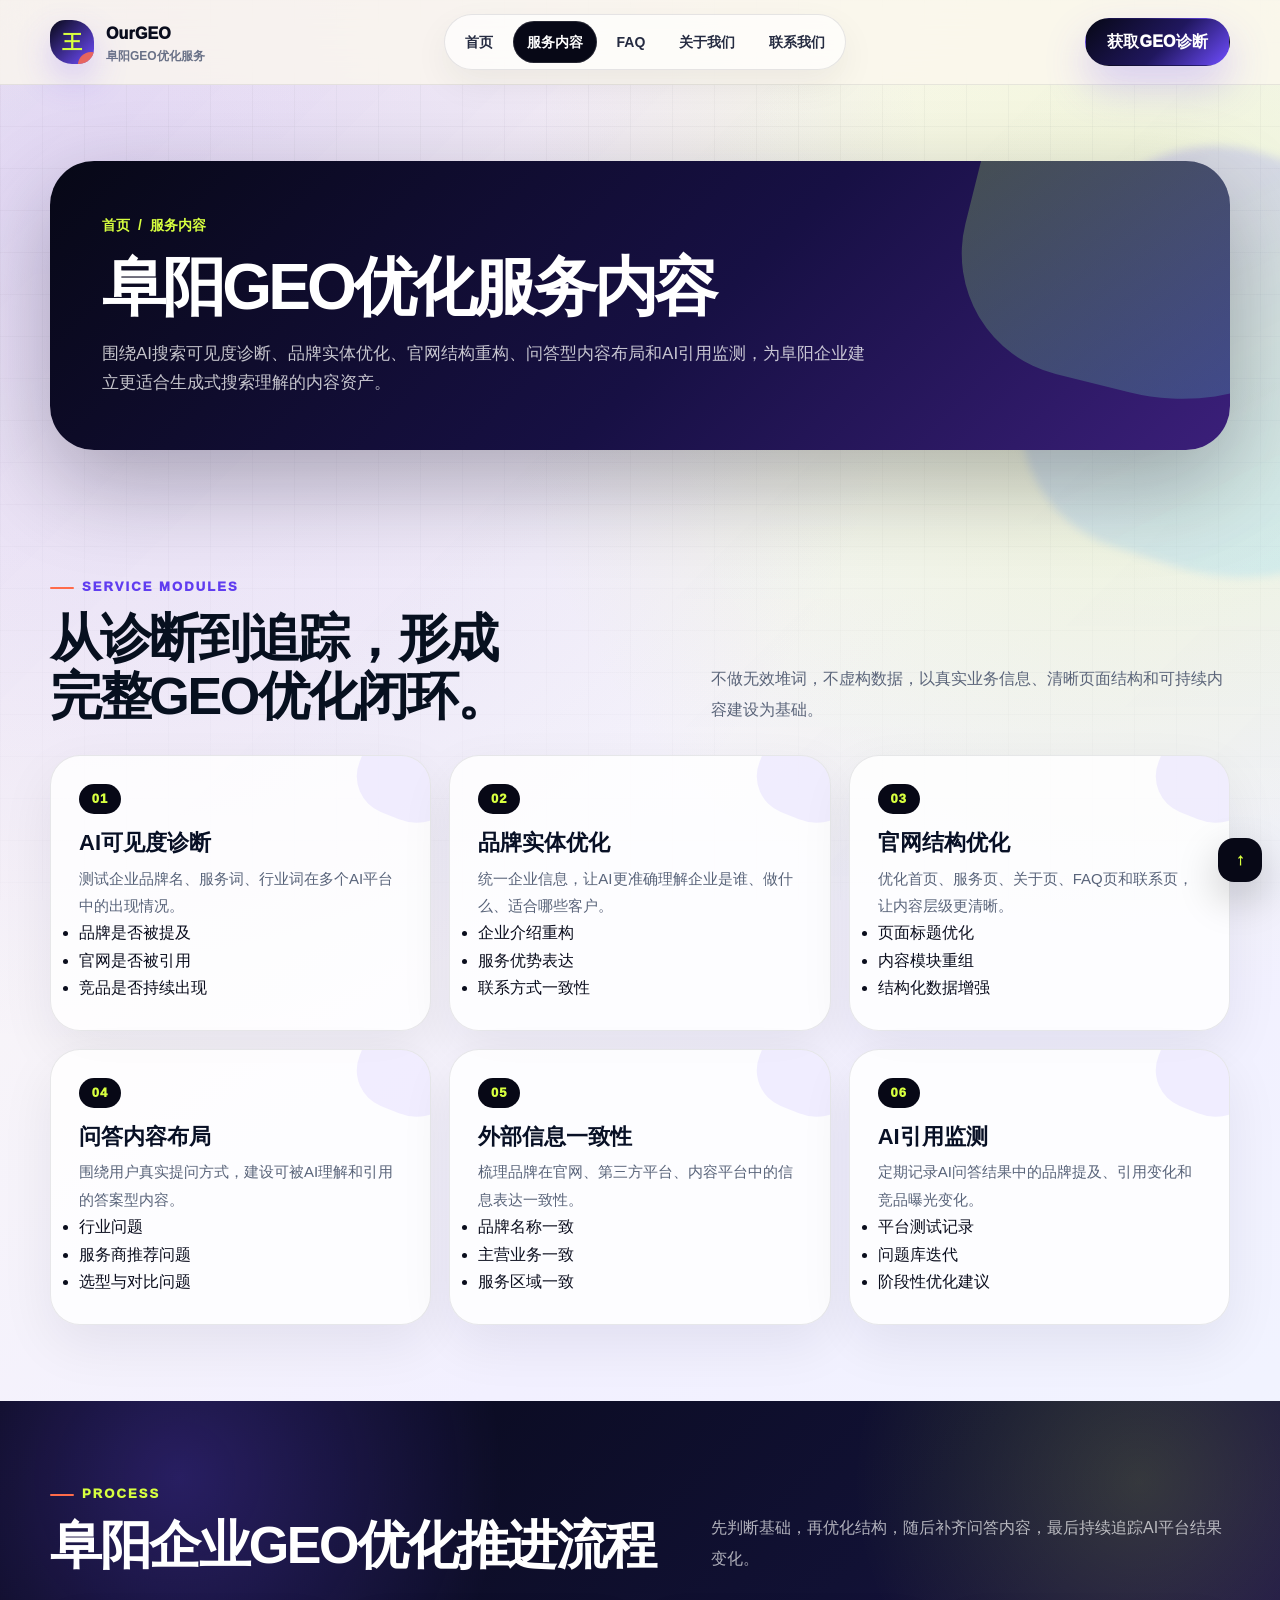
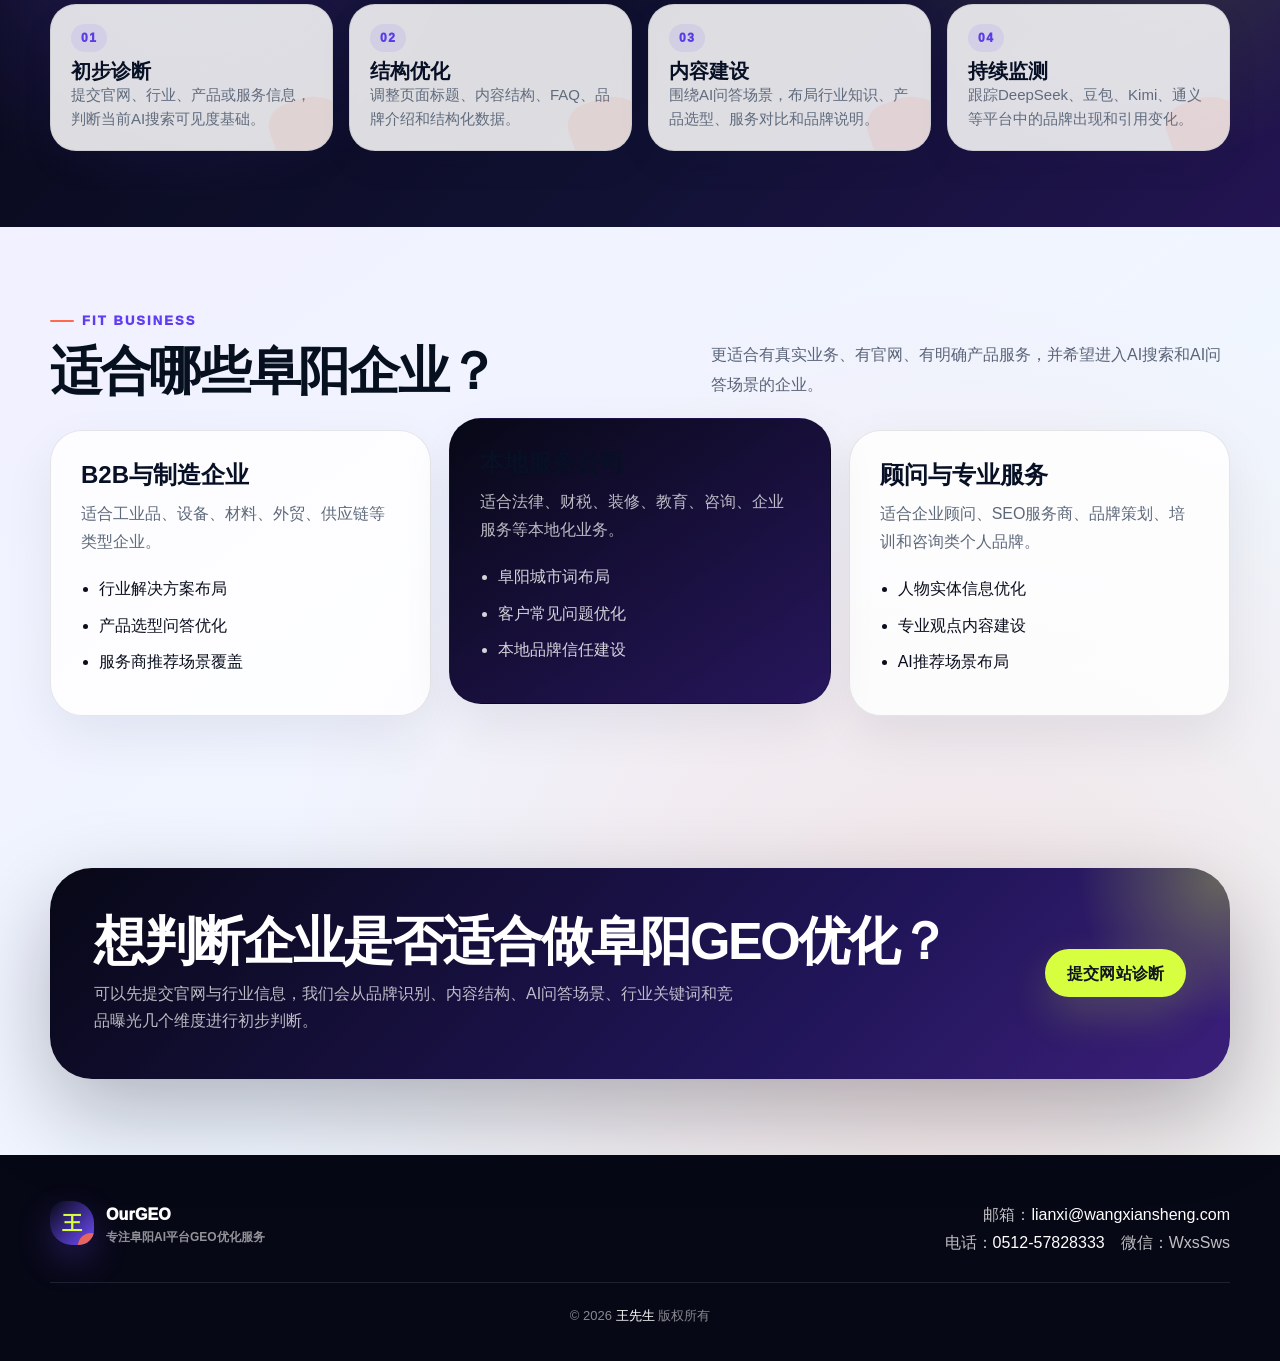
<file: services.html>
<!DOCTYPE html>
<html lang="zh-CN">
<head>
  <meta charset="UTF-8">
  <meta name="viewport" content="width=device-width, initial-scale=1.0, maximum-scale=1.0">
  <title>阜阳GEO优化服务内容｜AI搜索可见度诊断｜OurGEO</title>
  <meta name="description" content="了解OurGEO阜阳地区站的GEO优化服务内容，包括AI可见度诊断、品牌实体优化、官网结构优化、问答内容布局和AI引用监测。">
  <meta name="keywords" content="阜阳GEO优化服务,阜阳AI搜索优化服务,AI可见度诊断,品牌实体优化,官网结构优化,AI引用监测,OurGEO阜阳地区站">
  <meta name="robots" content="index,follow,max-image-preview:large,max-snippet:-1,max-video-preview:-1">
  <meta name="author" content="OurGEO">
  <meta name="publisher" content="OurGEO">
  <meta name="theme-color" content="#070816">
  <meta name="format-detection" content="telephone=yes">
  <meta name="application-name" content="OurGEO阜阳地区站">
  <meta name="geo.region" content="CN-AH">
  <meta name="geo.placename" content="阜阳">
  <meta name="geo.service" content="Generative Engine Optimization">
  <meta name="ai-search-optimization" content="true">
  <meta name="generative-engine-optimization" content="true">
  <link rel="canonical" href="https://www.fuyanggeo.com/services.html">
  <meta property="og:type" content="website">
  <meta property="og:title" content="阜阳GEO优化服务内容｜AI搜索可见度诊断｜OurGEO">
  <meta property="og:description" content="了解OurGEO阜阳地区站的GEO优化服务内容，包括AI可见度诊断、品牌实体优化、官网结构优化、问答内容布局和AI引用监测。">
  <meta property="og:url" content="https://www.fuyanggeo.com/services.html">
  <meta property="og:site_name" content="OurGEO阜阳地区站">
  <meta property="og:locale" content="zh_CN">
  <link rel="stylesheet" href="assets/css/main.css">
  <script type="application/ld+json">{
  "@context": "https://schema.org",
  "@graph": [
    {
      "@type": "ProfessionalService",
      "@id": "https://www.fuyanggeo.com/#organization",
      "name": "OurGEO阜阳地区站",
      "alternateName": [
        "阜阳GEO优化",
        "阜阳AI搜索优化",
        "OurGEO Fuyang"
      ],
      "url": "https://www.fuyanggeo.com/",
      "description": "OurGEO阜阳地区站面向阜阳企业提供GEO优化、AI搜索优化、品牌实体优化、AI问答内容布局与AI引用监测服务。",
      "foundingDate": "2023-12-01",
      "sameAs": [
        "https://www.ourgeo.com.cn/"
      ],
      "telephone": "0512-57828333",
      "email": "lianxi@wangxiansheng.com",
      "areaServed": {
        "@type": "AdministrativeArea",
        "name": "安徽省阜阳市"
      },
      "serviceType": [
        "阜阳GEO优化",
        "阜阳AI平台GEO优化",
        "阜阳生成式引擎优化",
        "AI搜索可见度诊断",
        "品牌实体优化",
        "AI问答内容布局",
        "AI引用监测"
      ],
      "knowsAbout": [
        "Generative Engine Optimization",
        "AI Search Optimization",
        "Answer Engine Optimization",
        "阜阳GEO优化",
        "品牌实体优化",
        "SEO与GEO一体化"
      ]
    }
  ]
}</script>
</head>
<body>
<div class="site-shell" id="top">
  <header class="topbar">
    <div class="container nav">
      <a class="brand" href="https://www.ourgeo.com.cn/" target="_blank" rel="noopener" aria-label="OurGEO阜阳地区站首页">
        <span class="brand-mark">王</span>
        <span>OurGEO<small>阜阳GEO优化服务</small></span>
      </a>
      <nav class="nav-links" data-nav><a href="https://www.fuyanggeo.com/" class="">首页</a><a href="https://www.fuyanggeo.com/services.html" class="active">服务内容</a><a href="https://www.fuyanggeo.com/faq.html" class="">FAQ</a><a href="https://www.fuyanggeo.com/about.html" class="">关于我们</a><a href="https://www.fuyanggeo.com/contact.html" class="">联系我们</a></nav>
      <div class="nav-cta">
        <a class="btn btn-primary" href="https://www.fuyanggeo.com/contact.html">获取GEO诊断</a>
        <button class="menu-btn" type="button" data-menu aria-label="打开菜单">☰</button>
      </div>
    </div>
  </header>

  <main>
    <section class="page-hero">
      <div class="container page-hero-inner">
        <div class="breadcrumb"><a href="https://www.fuyanggeo.com/">首页</a><span>/</span><span>服务内容</span></div>
        <h1>阜阳GEO优化服务内容</h1>
        <p>围绕AI搜索可见度诊断、品牌实体优化、官网结构重构、问答型内容布局和AI引用监测，为阜阳企业建立更适合生成式搜索理解的内容资产。</p>
      </div>
    </section>

    <section class="section">
      <div class="container">
        <div class="section-head">
          <div><div class="eyebrow">SERVICE MODULES</div><h2>从诊断到追踪，形成完整GEO优化闭环。</h2></div>
          <p class="section-desc">不做无效堆词，不虚构数据，以真实业务信息、清晰页面结构和可持续内容建设为基础。</p>
        </div>
        <div class="grid-3">
          <div class="card"><b class="num">01</b><h3>AI可见度诊断</h3><p>测试企业品牌名、服务词、行业词在多个AI平台中的出现情况。</p><ul><li>品牌是否被提及</li><li>官网是否被引用</li><li>竞品是否持续出现</li></ul></div>
          <div class="card"><b class="num">02</b><h3>品牌实体优化</h3><p>统一企业信息，让AI更准确理解企业是谁、做什么、适合哪些客户。</p><ul><li>企业介绍重构</li><li>服务优势表达</li><li>联系方式一致性</li></ul></div>
          <div class="card"><b class="num">03</b><h3>官网结构优化</h3><p>优化首页、服务页、关于页、FAQ页和联系页，让内容层级更清晰。</p><ul><li>页面标题优化</li><li>内容模块重组</li><li>结构化数据增强</li></ul></div>
          <div class="card"><b class="num">04</b><h3>问答内容布局</h3><p>围绕用户真实提问方式，建设可被AI理解和引用的答案型内容。</p><ul><li>行业问题</li><li>服务商推荐问题</li><li>选型与对比问题</li></ul></div>
          <div class="card"><b class="num">05</b><h3>外部信息一致性</h3><p>梳理品牌在官网、第三方平台、内容平台中的信息表达一致性。</p><ul><li>品牌名称一致</li><li>主营业务一致</li><li>服务区域一致</li></ul></div>
          <div class="card"><b class="num">06</b><h3>AI引用监测</h3><p>定期记录AI问答结果中的品牌提及、引用变化和竞品曝光变化。</p><ul><li>平台测试记录</li><li>问题库迭代</li><li>阶段性优化建议</li></ul></div>
        </div>
      </div>
    </section>

    <section class="section section-dark">
      <div class="container">
        <div class="section-head">
          <div><div class="eyebrow">PROCESS</div><h2>阜阳企业GEO优化推进流程</h2></div>
          <p class="section-desc">先判断基础，再优化结构，随后补齐问答内容，最后持续追踪AI平台结果变化。</p>
        </div>
        <div class="steps">
          <div class="step"><h3>初步诊断</h3><p>提交官网、行业、产品或服务信息，判断当前AI搜索可见度基础。</p></div>
          <div class="step"><h3>结构优化</h3><p>调整页面标题、内容结构、FAQ、品牌介绍和结构化数据。</p></div>
          <div class="step"><h3>内容建设</h3><p>围绕AI问答场景，布局行业知识、产品选型、服务对比和品牌说明。</p></div>
          <div class="step"><h3>持续监测</h3><p>跟踪DeepSeek、豆包、Kimi、通义等平台中的品牌出现和引用变化。</p></div>
        </div>
      </div>
    </section>

    <section class="section">
      <div class="container">
        <div class="section-head">
          <div><div class="eyebrow">FIT BUSINESS</div><h2>适合哪些阜阳企业？</h2></div>
          <p class="section-desc">更适合有真实业务、有官网、有明确产品服务，并希望进入AI搜索和AI问答场景的企业。</p>
        </div>
        <div class="pricing-like">
          <div class="service-plan"><h3>B2B与制造企业</h3><p>适合工业品、设备、材料、外贸、供应链等类型企业。</p><ul><li>行业解决方案布局</li><li>产品选型问答优化</li><li>服务商推荐场景覆盖</li></ul></div>
          <div class="service-plan featured"><h3>本地服务公司</h3><p>适合法律、财税、装修、教育、咨询、企业服务等本地化业务。</p><ul><li>阜阳城市词布局</li><li>客户常见问题优化</li><li>本地品牌信任建设</li></ul></div>
          <div class="service-plan"><h3>顾问与专业服务</h3><p>适合企业顾问、SEO服务商、品牌策划、培训和咨询类个人品牌。</p><ul><li>人物实体信息优化</li><li>专业观点内容建设</li><li>AI推荐场景布局</li></ul></div>
        </div>
      </div>
    </section>
  
    <section class="section">
      <div class="container">
        <div class="cta-band">
          <div>
            <h2>想判断企业是否适合做阜阳GEO优化？</h2>
            <p>可以先提交官网与行业信息，我们会从品牌识别、内容结构、AI问答场景、行业关键词和竞品曝光几个维度进行初步判断。</p>
          </div>
          <a class="btn btn-light" href="https://www.fuyanggeo.com/contact.html">提交网站诊断</a>
        </div>
      </div>
    </section>

  </main>

  <footer class="footer">
    <div class="container">
      <div class="footer-grid">
        <a class="brand" href="https://www.ourgeo.com.cn/" target="_blank" rel="noopener">
          <span class="brand-mark">王</span>
          <span>OurGEO<small>专注阜阳AI平台GEO优化服务</small></span>
        </a>
        <div class="footer-contact">
          邮箱：<a href="mailto:lianxi@wangxiansheng.com">lianxi@wangxiansheng.com</a><br>
          电话：<a href="tel:051257828333">0512-57828333</a>　微信：WxsSws
        </div>
      </div>
      <div class="copyright">© <span data-year></span> <a href="https://www.wangxiansheng.com/" target="_blank" rel="noopener">王先生</a> 版权所有</div>
    </div>
  </footer>
  <a class="back-top" href="#top" aria-label="返回顶部">↑</a>
</div>
<script src="assets/js/main.js"></script>
</body>
</html>
</file>
<file: assets/css/main.css>
:root{
  --ink:#0a0d1d;
  --ink-2:#11182f;
  --night:#070816;
  --night-2:#12103a;
  --violet:#6f4dff;
  --violet-2:#9b7bff;
  --lime:#d7ff3f;
  --coral:#ff6b4a;
  --aqua:#41e7ff;
  --paper:#fbf8ee;
  --paper-2:#f0f3ff;
  --white:#ffffff;
  --muted:#697187;
  --line:rgba(10,13,29,.12);
  --line-dark:rgba(255,255,255,.14);
  --shadow:0 30px 80px rgba(12,16,42,.14);
  --shadow-strong:0 34px 90px rgba(7,8,22,.28);
  --radius:30px;
  --max:1180px;
}
*{box-sizing:border-box;margin:0;padding:0;min-width:0}
html{scroll-behavior:smooth;overflow-x:hidden}
body{
  font-family:-apple-system,BlinkMacSystemFont,"Segoe UI","PingFang SC","Microsoft YaHei",Arial,sans-serif;
  color:var(--ink);
  background:
    radial-gradient(circle at 7% 7%,rgba(111,77,255,.18),transparent 28%),
    radial-gradient(circle at 91% 11%,rgba(215,255,63,.20),transparent 23%),
    radial-gradient(circle at 76% 88%,rgba(255,107,74,.15),transparent 26%),
    linear-gradient(145deg,#fffaf0 0%,#f2f0ff 45%,#eefcff 100%);
  line-height:1.72;
  overflow-x:hidden;
}
a{color:inherit;text-decoration:none}
img{max-width:100%;display:block}
.container{width:min(var(--max),calc(100% - 42px));margin:0 auto}
.site-shell{position:relative;min-height:100vh;isolation:isolate}
.site-shell:before{
  content:"";position:fixed;inset:0;z-index:-2;pointer-events:none;
  background-image:
    linear-gradient(rgba(10,13,29,.045) 1px,transparent 1px),
    linear-gradient(90deg,rgba(10,13,29,.045) 1px,transparent 1px),
    linear-gradient(135deg,rgba(111,77,255,.055),transparent 36%,rgba(65,231,255,.04));
  background-size:42px 42px,42px 42px,100% 100%;
  mask-image:linear-gradient(180deg,rgba(0,0,0,.72),rgba(0,0,0,.20));
}
.site-shell:after{
  content:"";position:fixed;right:-180px;top:160px;width:420px;height:420px;border-radius:44% 56% 62% 38%;z-index:-1;pointer-events:none;
  background:linear-gradient(135deg,rgba(111,77,255,.20),rgba(65,231,255,.16));filter:blur(4px);transform:rotate(18deg);
}
.topbar{position:sticky;top:0;z-index:40;padding:14px 0;background:rgba(251,248,238,.78);backdrop-filter:blur(20px);border-bottom:1px solid rgba(10,13,29,.08)}
.nav{display:flex;align-items:center;justify-content:space-between;gap:22px}
.brand{display:flex;align-items:center;gap:12px;font-weight:950;letter-spacing:.01em}
.brand-mark{width:44px;height:44px;border-radius:15px 22px 15px 22px;display:grid;place-items:center;background:linear-gradient(135deg,var(--night),var(--violet));color:var(--lime);box-shadow:0 15px 34px rgba(111,77,255,.25);font-size:20px;font-weight:950;position:relative;overflow:hidden}
.brand-mark:after{content:"";position:absolute;inset:auto -10px -14px auto;width:26px;height:26px;border-radius:50%;background:var(--coral);opacity:.85}
.brand small{display:block;color:var(--muted);font-size:12px;line-height:1.15;font-weight:800;margin-top:2px;letter-spacing:0}
.nav-links{display:flex;align-items:center;gap:6px;padding:6px;border:1px solid rgba(10,13,29,.10);border-radius:999px;background:rgba(255,255,255,.66);box-shadow:0 14px 36px rgba(12,16,42,.06)}
.nav-links a{padding:9px 14px;border-radius:999px;color:#252b41;font-size:14px;font-weight:850;white-space:nowrap;transition:.22s ease}
.nav-links a.active,.nav-links a:hover{background:var(--night);color:#fff;box-shadow:inset 0 0 0 1px rgba(255,255,255,.12)}
.nav-cta{display:flex;align-items:center;gap:10px}
.menu-btn{display:none;border:0;background:var(--night);color:var(--lime);border-radius:15px;width:43px;height:43px;font-size:20px;font-weight:900}
.btn{display:inline-flex;align-items:center;justify-content:center;gap:8px;min-height:48px;padding:0 21px;border-radius:999px;border:1px solid transparent;font-weight:950;cursor:pointer;transition:.24s ease;white-space:nowrap;letter-spacing:.01em}
.btn:hover{transform:translateY(-2px)}
.btn-primary{background:linear-gradient(135deg,var(--night),#20175e 55%,var(--violet));color:#fff;box-shadow:0 20px 42px rgba(111,77,255,.25)}
.btn-primary:hover{box-shadow:0 26px 52px rgba(111,77,255,.32)}
.btn-ghost{background:rgba(255,255,255,.72);border-color:rgba(10,13,29,.12);color:var(--ink)}
.btn-ghost:hover{background:#fff;border-color:rgba(111,77,255,.35)}
.btn-light{background:var(--lime);color:#11151f;box-shadow:0 18px 42px rgba(215,255,63,.18)}
.hero{padding:88px 0 62px;position:relative}
.hero-grid{display:grid;grid-template-columns:1.05fr .95fr;gap:38px;align-items:stretch}
.kicker{display:inline-flex;align-items:center;gap:10px;padding:8px 14px;border-radius:999px;background:rgba(111,77,255,.10);color:#4e34d8;font-size:13px;font-weight:950;border:1px solid rgba(111,77,255,.20)}
.kicker:before{content:"";width:9px;height:9px;border-radius:50%;background:var(--coral);box-shadow:0 0 0 7px rgba(255,107,74,.14)}
h1{margin-top:18px;font-size:clamp(40px,6vw,76px);line-height:1.03;letter-spacing:-.06em;color:#070b1b;text-wrap:balance}
h2{font-size:clamp(31px,4.2vw,52px);line-height:1.12;letter-spacing:-.045em;color:#07101f;text-wrap:balance}
h3{color:#081025;line-height:1.2}
.lead{margin-top:20px;max-width:780px;color:#515b73;font-size:18px;line-height:1.9}
.hero-actions{display:flex;flex-wrap:wrap;gap:12px;margin-top:30px}
.hero-tags{display:flex;flex-wrap:wrap;gap:10px;margin-top:28px}
.tag{padding:9px 13px;border-radius:999px;background:rgba(255,255,255,.72);border:1px solid rgba(10,13,29,.10);font-size:14px;font-weight:900;color:#243049;box-shadow:0 10px 24px rgba(12,16,42,.05)}
.hero-card{border-radius:42px;padding:16px;background:linear-gradient(135deg,rgba(111,77,255,.26),rgba(65,231,255,.22),rgba(255,107,74,.16));box-shadow:var(--shadow-strong);position:relative;overflow:hidden}
.hero-card:before{content:"";position:absolute;width:220px;height:220px;right:-70px;top:-70px;border-radius:50%;background:rgba(215,255,63,.40);filter:blur(8px)}
.ai-panel{position:relative;z-index:1;min-height:100%;border-radius:32px;background:linear-gradient(155deg,#070816 0%,#111134 54%,#20144c 100%);color:#fff;padding:30px;border:1px solid rgba(255,255,255,.14);display:flex;flex-direction:column;justify-content:space-between;gap:26px;overflow:hidden}
.ai-panel:after{content:"";position:absolute;inset:auto -80px -110px auto;width:310px;height:310px;border-radius:38% 62% 45% 55%;background:linear-gradient(135deg,rgba(65,231,255,.34),rgba(111,77,255,.16));filter:blur(1px);transform:rotate(-16deg)}
.panel-top,.rail-item{display:flex;align-items:center;justify-content:space-between;gap:16px;position:relative;z-index:1;color:rgba(255,255,255,.74);font-size:13px;font-weight:900;letter-spacing:.04em;text-transform:uppercase}
.scan-title{position:relative;z-index:1;font-size:42px;line-height:.98;letter-spacing:-.05em;font-weight:950;background:linear-gradient(135deg,#fff,var(--lime) 46%,var(--aqua));-webkit-background-clip:text;background-clip:text;color:transparent}
.scan-copy{position:relative;z-index:1;color:rgba(255,255,255,.68);margin-top:14px;max-width:440px}
.signal-grid{display:grid;grid-template-columns:repeat(2,1fr);gap:12px;position:relative;z-index:1}
.signal{border:1px solid rgba(255,255,255,.13);background:rgba(255,255,255,.07);border-radius:21px;padding:15px;backdrop-filter:blur(12px)}
.signal strong{display:block;color:var(--lime);font-size:20px}.signal span{display:block;color:rgba(255,255,255,.76);font-size:13px;line-height:1.55;margin-top:4px}
.platform-rail{display:grid;gap:10px;position:relative;z-index:1}.rail-item{padding:12px 14px;border-radius:18px;background:rgba(255,255,255,.08);border:1px solid rgba(255,255,255,.12);text-transform:none;letter-spacing:0}.rail-item span:last-child{color:var(--lime)}
.keyword-band{border-top:1px solid rgba(10,13,29,.08);border-bottom:1px solid rgba(10,13,29,.08);background:rgba(255,255,255,.54);padding:17px 0;backdrop-filter:blur(14px)}
.keyword-list{display:flex;flex-wrap:wrap;align-items:center;justify-content:center;gap:10px 12px}.keyword-list span{display:inline-flex;align-items:center;min-height:36px;padding:0 14px;border-radius:999px;background:#fff;border:1px solid rgba(10,13,29,.09);box-shadow:0 8px 24px rgba(12,16,42,.05);font-size:14px;font-weight:950;color:#172139}.keyword-list span:before{content:"";width:7px;height:7px;border-radius:50%;background:var(--coral);margin-right:8px}
.section{padding:76px 0}.section-head{display:grid;grid-template-columns:1fr .82fr;gap:28px;align-items:end;margin-bottom:30px}.eyebrow{display:inline-flex;align-items:center;gap:8px;color:#603df0;font-size:13px;font-weight:950;letter-spacing:.16em;text-transform:uppercase;margin-bottom:10px}.eyebrow:before{content:"";width:24px;height:2px;background:var(--coral);border-radius:999px}.section-desc{color:#5a6479;font-size:16px;line-height:1.9}.grid-3{display:grid;grid-template-columns:repeat(3,1fr);gap:18px}.grid-2{display:grid;grid-template-columns:repeat(2,1fr);gap:18px}
.card{position:relative;border-radius:30px;background:rgba(255,255,255,.82);border:1px solid rgba(10,13,29,.09);box-shadow:0 20px 54px rgba(12,16,42,.07);padding:28px;overflow:hidden}.card:before{content:"";position:absolute;right:-36px;top:-40px;width:105px;height:105px;border-radius:32% 68% 55% 45%;background:rgba(111,77,255,.09);transform:rotate(22deg)}.card .num{display:inline-flex;align-items:center;justify-content:center;min-width:42px;height:30px;padding:0 10px;border-radius:999px;background:var(--night);color:var(--lime);font-size:13px;font-weight:950;letter-spacing:.08em;margin-bottom:16px}.card h3{font-size:22px;margin:0 0 8px}.card p{position:relative;color:#59647a;font-size:15px;line-height:1.82}.section-dark{position:relative;background:linear-gradient(135deg,#070816 0%,#111134 60%,#231452 100%);color:#fff;overflow:hidden}.section-dark:before{content:"";position:absolute;inset:0;background:radial-gradient(circle at 14% 18%,rgba(111,77,255,.30),transparent 28%),radial-gradient(circle at 89% 19%,rgba(215,255,63,.16),transparent 24%)}.section-dark .container{position:relative}.section-dark h2{color:#fff}.section-dark .eyebrow{color:var(--lime)}.section-dark .section-desc{color:rgba(255,255,255,.68)}.dark-card{background:rgba(255,255,255,.08);border-color:rgba(255,255,255,.14);box-shadow:none}.dark-card h3{color:#fff}.dark-card p{color:rgba(255,255,255,.72)}.dark-card .num{background:var(--lime);color:#11151f}
.split{display:grid;grid-template-columns:.92fr 1.08fr;gap:28px;align-items:start}.feature-box{border-radius:38px;background:linear-gradient(145deg,#070816,#231452);color:#fff;padding:35px;min-height:100%;box-shadow:var(--shadow-strong);position:relative;overflow:hidden}.feature-box:after{content:"";position:absolute;right:-110px;bottom:-120px;width:280px;height:280px;border-radius:50%;background:radial-gradient(circle,rgba(215,255,63,.30),transparent 60%)}.feature-box h2{color:#fff}.feature-box p{color:rgba(255,255,255,.72);margin-top:16px}.feature-list{display:grid;gap:14px}.feature-item{display:flex;gap:16px;padding:21px;border-radius:26px;background:rgba(255,255,255,.82);border:1px solid rgba(10,13,29,.08);box-shadow:0 14px 34px rgba(12,16,42,.05)}.feature-item em{flex:0 0 auto;width:36px;height:36px;border-radius:13px;background:linear-gradient(135deg,var(--lime),#fff9a6);display:grid;place-items:center;font-style:normal;font-weight:950;color:#161a23}.feature-item h3{font-size:20px;margin:0 0 3px;line-height:1.18}.feature-item p{color:#5d687a;font-size:15px;line-height:1.75;margin:0}
.steps{display:grid;grid-template-columns:repeat(4,1fr);gap:16px;counter-reset:step}.step{position:relative;padding:18px 20px 20px;border-radius:26px;background:rgba(255,255,255,.86);border:1px solid rgba(10,13,29,.08);box-shadow:0 14px 36px rgba(12,16,42,.05);overflow:hidden}.step:after{content:"";position:absolute;right:-24px;bottom:-28px;width:82px;height:82px;border-radius:34% 66% 58% 42%;background:rgba(255,107,74,.09);transform:rotate(-20deg)}.step:before{counter-increment:step;content:"0" counter(step);display:inline-flex;align-items:center;justify-content:center;height:28px;padding:0 10px;border-radius:999px;background:rgba(111,77,255,.10);color:#5a3ce5;font-size:12px;font-weight:950;letter-spacing:.12em;margin-bottom:9px}.step h3{font-size:20px;margin:0 0 1px;line-height:1.04}.step p{margin:0;color:#606b7d;font-size:15px;line-height:1.56}
.page-hero{padding:76px 0 44px}.page-hero-inner{border-radius:44px;background:linear-gradient(135deg,#070816 0%,#171044 55%,#3b1f7a 100%);color:#fff;padding:52px;position:relative;overflow:hidden;box-shadow:var(--shadow-strong)}.page-hero-inner:after{content:"";position:absolute;width:420px;height:420px;border-radius:42% 58% 64% 36%;right:-170px;top:-180px;background:linear-gradient(135deg,rgba(215,255,63,.28),rgba(65,231,255,.20));transform:rotate(14deg)}.page-hero h1{color:#fff;font-size:clamp(38px,5vw,64px)}.page-hero p{position:relative;z-index:1;max-width:780px;color:rgba(255,255,255,.76);font-size:17px;margin-top:18px}.breadcrumb{display:flex;gap:8px;align-items:center;position:relative;z-index:1;color:var(--lime);font-weight:900;font-size:14px}
.pricing-like{display:grid;grid-template-columns:1fr 1fr 1fr;gap:18px}.service-plan{padding:30px;border-radius:32px;background:rgba(255,255,255,.84);border:1px solid rgba(10,13,29,.10);box-shadow:0 20px 52px rgba(12,16,42,.07)}.service-plan.featured{background:linear-gradient(145deg,#070816,#27165d);color:#fff;transform:translateY(-12px)}.service-plan h3{font-size:24px}.service-plan p{color:#5d687a;margin-top:10px}.service-plan.featured p{color:rgba(255,255,255,.72)}.service-plan ul{margin-top:20px;padding-left:18px}.service-plan li{margin:9px 0}.service-plan.featured li{color:rgba(255,255,255,.82)}
.faq-layout{display:grid;grid-template-columns:.85fr 1.15fr;gap:28px;align-items:start}.faq-sticky{position:sticky;top:96px;border-radius:34px;background:linear-gradient(145deg,#070816,#27165d);color:#fff;padding:32px;box-shadow:var(--shadow-strong)}.faq-sticky h2{color:#fff}.faq-sticky p{color:rgba(255,255,255,.72);margin-top:14px}.faq-sticky .btn{margin-top:24px}.faq-list{display:grid;gap:14px}.faq-item{background:rgba(255,255,255,.86);border:1px solid rgba(10,13,29,.09);border-radius:24px;overflow:hidden;box-shadow:0 14px 34px rgba(12,16,42,.05)}.faq-question{width:100%;border:0;background:transparent;text-align:left;padding:22px 24px;display:flex;align-items:center;justify-content:space-between;gap:18px;font-size:18px;font-weight:950;color:#07131f;cursor:pointer;line-height:1.38}.faq-question span{width:28px;height:28px;border-radius:10px;background:rgba(111,77,255,.12);display:grid;place-items:center;transition:.25s ease;flex:0 0 auto;color:#5a3ce5}.faq-answer{display:none;padding:0 24px 24px;color:#5d687a;font-size:15px;line-height:1.9}.faq-item.active .faq-answer{display:block}.faq-item.active .faq-question span{transform:rotate(45deg);background:var(--night);color:var(--lime)}
.story{display:grid;grid-template-columns:1.05fr .95fr;gap:28px;align-items:stretch}.story-main{padding:35px;border-radius:38px;background:rgba(255,255,255,.86);border:1px solid rgba(10,13,29,.09);box-shadow:0 20px 54px rgba(12,16,42,.07)}.story-main p{color:#5a6479;margin-top:16px}.story-main h2{font-size:42px}.story-aside{display:grid;gap:16px}.fact{padding:24px;border-radius:28px;background:linear-gradient(145deg,#070816,#27165d);color:#fff}.fact small{color:var(--lime);font-weight:950}.fact strong{display:block;font-size:26px;margin-top:6px}.fact p{color:rgba(255,255,255,.72);margin-top:8px}
.contact-wrap{display:grid;grid-template-columns:.88fr 1.12fr;gap:26px;align-items:start}.contact-panel{border-radius:36px;background:linear-gradient(145deg,#070816,#27165d);color:#fff;padding:32px;box-shadow:var(--shadow-strong)}.contact-panel h2{color:#fff;font-size:36px}.contact-panel p{color:rgba(255,255,255,.72);margin-top:14px}.contact-lines{display:grid;gap:12px;margin-top:24px}.contact-line{padding:16px;border-radius:20px;background:rgba(255,255,255,.08);border:1px solid rgba(255,255,255,.12)}.contact-line small{display:block;color:var(--lime);font-weight:900}.contact-line a,.contact-line strong{font-size:18px;font-weight:950;color:#fff}.qr-box{margin-top:18px;display:flex;align-items:center;gap:16px;padding:16px;border-radius:22px;background:rgba(255,255,255,.08);border:1px solid rgba(255,255,255,.12)}.qr-box img{width:104px;height:104px;border-radius:18px;background:#fff;padding:6px}.qr-box span{color:rgba(255,255,255,.72)}.form-card{border-radius:36px;background:rgba(255,255,255,.88);border:1px solid rgba(10,13,29,.09);box-shadow:var(--shadow);padding:30px}.form-card h2{font-size:34px}.form-card p{color:#5d687a;margin:8px 0 22px}.form-grid{display:grid;grid-template-columns:repeat(2,1fr);gap:14px}.form-field{display:grid;gap:7px}.form-field.full{grid-column:1/-1}.form-field label{font-size:14px;font-weight:900;color:#24304a}.form-field input,.form-field textarea,.form-field select{width:100%;border:1px solid rgba(10,13,29,.14);background:#fffdf7;border-radius:17px;padding:13px 14px;font:inherit;color:#07131f;outline:none}.form-field textarea{min-height:132px;resize:vertical}.form-field input:focus,.form-field textarea:focus,.form-field select:focus{border-color:var(--violet);box-shadow:0 0 0 4px rgba(111,77,255,.12);background:#fff}.form-note{font-size:13px;color:#6a7386;margin:14px 0}.form-status{margin-top:14px;font-size:14px;font-weight:850;color:#4e34d8;min-height:22px}.required{color:#ff5638}
.cta-band{padding:44px;border-radius:42px;background:linear-gradient(135deg,#070816,#211559 65%,#3b1f7a);color:#fff;display:flex;align-items:center;justify-content:space-between;gap:24px;box-shadow:var(--shadow-strong);overflow:hidden;position:relative}.cta-band:after{content:"";position:absolute;width:320px;height:320px;border-radius:50%;right:-150px;top:-150px;background:radial-gradient(circle,rgba(215,255,63,.32),transparent 63%)}.cta-band h2{color:#fff;margin:0}.cta-band p{color:rgba(255,255,255,.72);max-width:640px;margin-top:10px}.cta-band .btn{position:relative;z-index:1}
.footer{padding:46px 0 34px;background:#070816;color:rgba(255,255,255,.74)}.footer-grid{display:flex;justify-content:space-between;gap:24px;align-items:flex-start}.footer a{color:#fff}.footer .brand small{color:rgba(255,255,255,.56)}.footer-contact{text-align:right}.copyright{margin-top:26px;padding-top:22px;border-top:1px solid rgba(255,255,255,.10);font-size:13px;color:rgba(255,255,255,.52);text-align:center}.back-top{position:fixed;right:18px;bottom:18px;width:44px;height:44px;border-radius:16px;background:var(--night);color:var(--lime);display:grid;place-items:center;font-weight:950;box-shadow:0 16px 40px rgba(0,0,0,.22);z-index:20}
.contact-form__result{display:none;margin-top:14px;padding:12px 14px;border-radius:16px;font-size:14px;font-weight:850;line-height:1.55}.contact-form__result.is-visible{display:block}.contact-form__result--success{color:#2d6a00;background:rgba(215,255,63,.18);border:1px solid rgba(146,204,14,.28)}.contact-form__result--error{color:#b42318;background:rgba(255,107,74,.10);border:1px solid rgba(255,107,74,.24)}#contact-submit:disabled{cursor:not-allowed;opacity:.68;transform:none}
@media(max-width:980px){.nav-links{display:none;position:absolute;left:20px;right:20px;top:74px;border-radius:24px;box-shadow:var(--shadow);padding:12px;background:#fff;flex-direction:column;align-items:stretch}.nav-links.active{display:flex}.nav-links a{border-radius:16px}.nav-cta .btn{display:none}.menu-btn{display:block}.hero-grid,.split,.faq-layout,.story,.contact-wrap{grid-template-columns:1fr}.hero{padding:62px 0 42px}.hero-card{min-height:auto}.grid-3,.grid-2,.pricing-like{grid-template-columns:1fr}.steps{grid-template-columns:repeat(2,1fr)}.section-head{display:block}.section-desc{margin-top:12px}.service-plan.featured{transform:none}.faq-sticky{position:relative;top:auto}.cta-band{display:block}.cta-band .btn{margin-top:20px}.footer-grid{display:block}.footer-contact{text-align:left;margin-top:18px}}
@media(max-width:640px){.container{width:min(100% - 28px,var(--max))}.topbar{padding:12px 0}.brand-mark{width:38px;height:38px;border-radius:14px 19px 14px 19px}.hero-card,.page-hero-inner{border-radius:28px;padding:26px}.ai-panel{border-radius:24px;padding:24px}h1{font-size:42px}.lead{font-size:16px}.hero-actions{display:grid}.btn{width:100%}.signal-grid,.steps,.form-grid{grid-template-columns:1fr}.section{padding:54px 0}.page-hero{padding:46px 0 30px}.card,.form-card,.contact-panel,.feature-box,.story-main{border-radius:26px;padding:24px}.cta-band{border-radius:28px;padding:28px}.qr-box{align-items:flex-start}.back-top{display:none}.scan-title{font-size:34px}}
</file>
